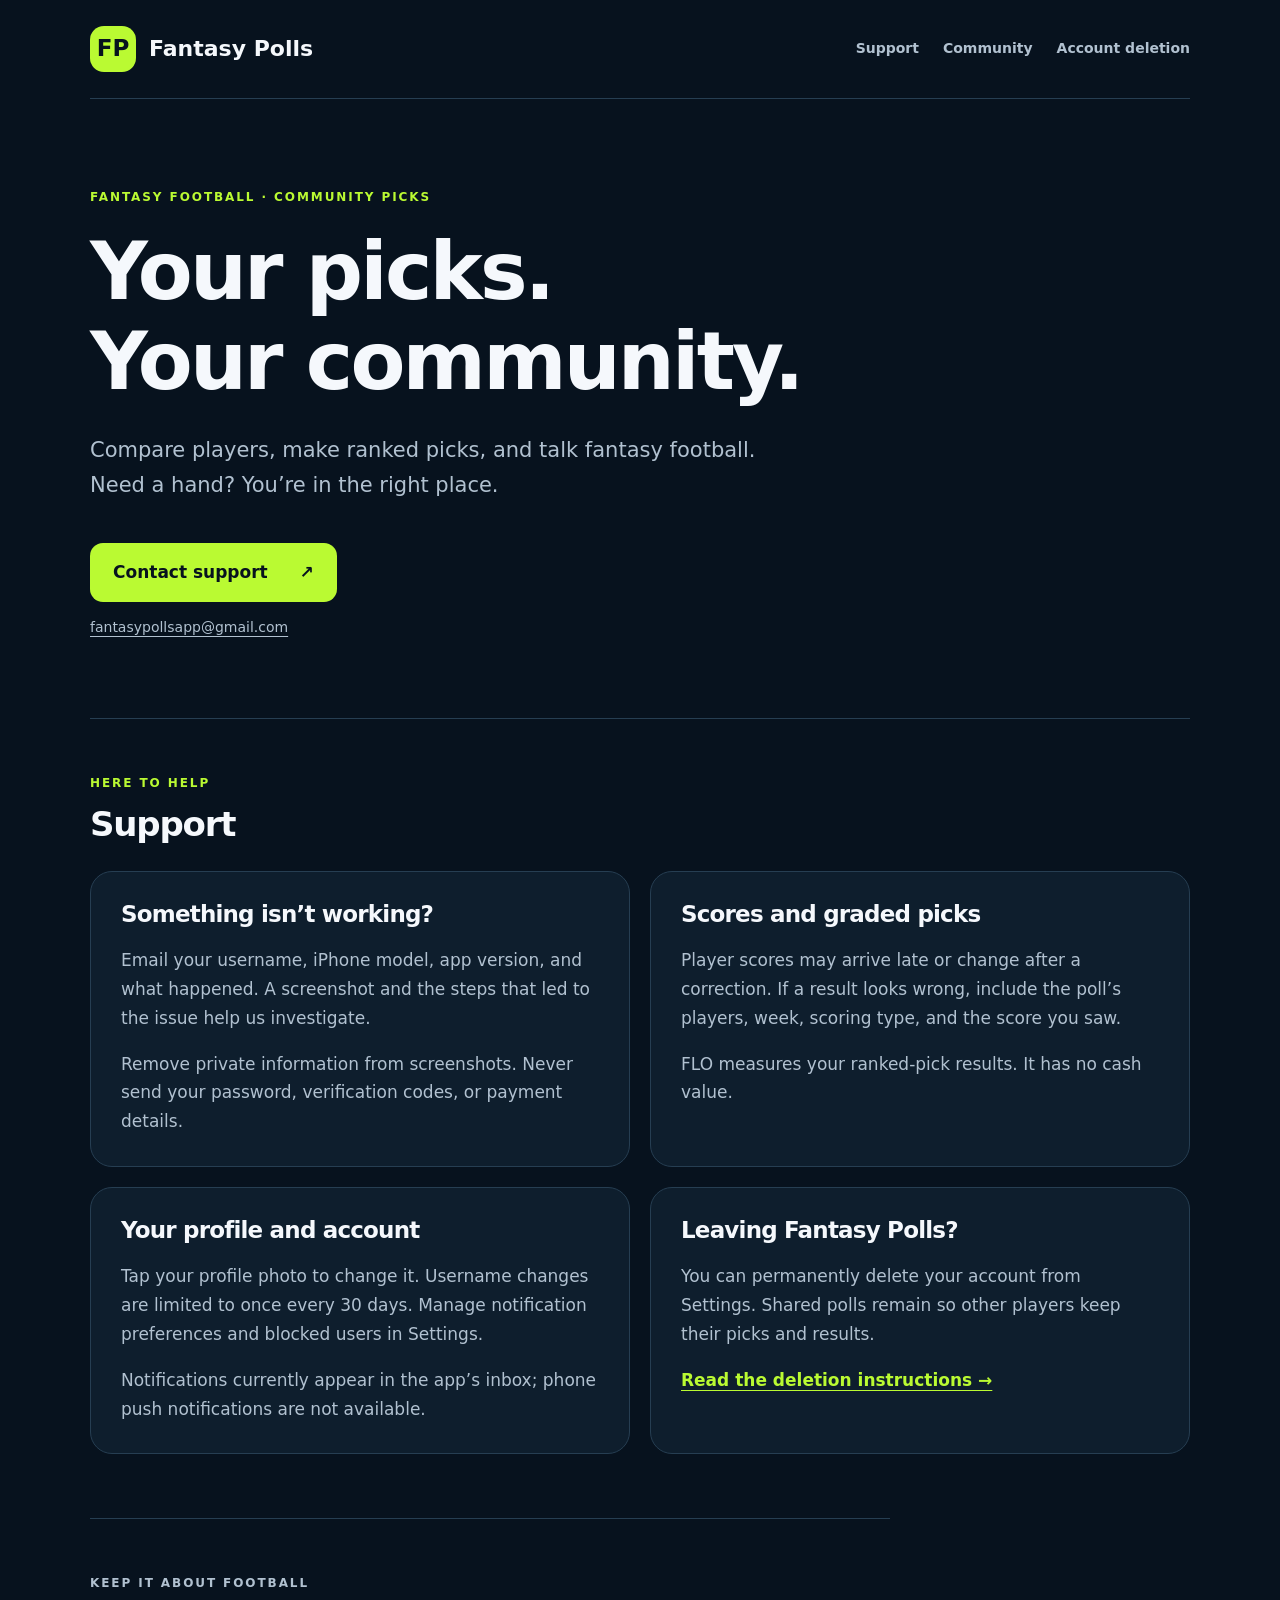
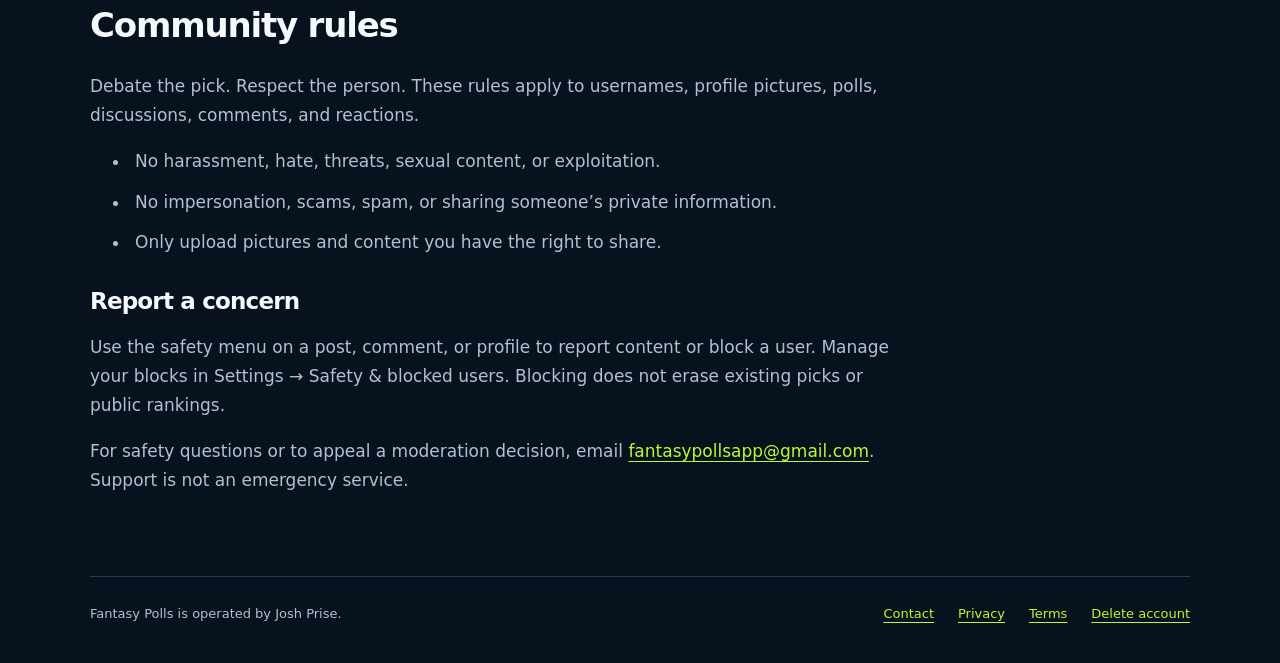
<file: index.html>
<!doctype html>
<html lang="en">
<head>
  <meta charset="utf-8">
  <meta name="viewport" content="width=device-width, initial-scale=1">
  <meta name="description" content="Get help with Fantasy Polls, learn the community rules, or find out how to delete your account.">
  <meta name="theme-color" content="#07121e">
  <title>Fantasy Polls — Support</title>
  <link rel="stylesheet" href="styles.css">
</head>
<body>
  <a class="skip" href="#main">Skip to content</a>
  <header class="site-header">
    <a class="brand" href="index.html"><span class="mark" aria-hidden="true">FP</span>Fantasy Polls</a>
    <nav aria-label="Main navigation"><a href="#support">Support</a><a href="#community">Community</a><a href="delete-account.html">Account deletion</a></nav>
  </header>
  <main id="main">
    <section class="hero">
      <p class="eyebrow">FANTASY FOOTBALL · COMMUNITY PICKS</p>
      <h1>Your picks.<br>Your community.</h1>
      <p class="lead">Compare players, make ranked picks, and talk fantasy football. Need a hand? You’re in the right place.</p>
      <a class="button" href="mailto:fantasypollsapp@gmail.com?subject=Fantasy%20Polls%20support">Contact support <span aria-hidden="true">↗</span></a>
      <p class="email"><a href="mailto:fantasypollsapp@gmail.com">fantasypollsapp@gmail.com</a></p>
    </section>
    <section id="support" class="section">
      <p class="eyebrow">HERE TO HELP</p><h2>Support</h2>
      <div class="grid">
        <article class="card"><h3>Something isn’t working?</h3><p>Email your username, iPhone model, app version, and what happened. A screenshot and the steps that led to the issue help us investigate.</p><p>Remove private information from screenshots. Never send your password, verification codes, or payment details.</p></article>
        <article class="card"><h3>Scores and graded picks</h3><p>Player scores may arrive late or change after a correction. If a result looks wrong, include the poll’s players, week, scoring type, and the score you saw.</p><p>FLO measures your ranked-pick results. It has no cash value.</p></article>
        <article class="card"><h3>Your profile and account</h3><p>Tap your profile photo to change it. Username changes are limited to once every 30 days. Manage notification preferences and blocked users in Settings.</p><p>Notifications currently appear in the app’s inbox; phone push notifications are not available.</p></article>
        <article class="card"><h3>Leaving Fantasy Polls?</h3><p>You can permanently delete your account from Settings. Shared polls remain so other players keep their picks and results.</p><a class="text-link" href="delete-account.html">Read the deletion instructions →</a></article>
      </div>
    </section>
    <section id="community" class="section community">
      <p class="eyebrow">KEEP IT ABOUT FOOTBALL</p><h2>Community rules</h2>
      <p>Debate the pick. Respect the person. These rules apply to usernames, profile pictures, polls, discussions, comments, and reactions.</p>
      <ul><li>No harassment, hate, threats, sexual content, or exploitation.</li><li>No impersonation, scams, spam, or sharing someone’s private information.</li><li>Only upload pictures and content you have the right to share.</li></ul>
      <h3>Report a concern</h3><p>Use the safety menu on a post, comment, or profile to report content or block a user. Manage your blocks in Settings → Safety &amp; blocked users. Blocking does not erase existing picks or public rankings.</p>
      <p>For safety questions or to appeal a moderation decision, email <a href="mailto:fantasypollsapp@gmail.com?subject=Fantasy%20Polls%20safety">fantasypollsapp@gmail.com</a>. Support is not an emergency service.</p>
    </section>
  </main>
  <footer><p>Fantasy Polls is operated by Josh Prise.</p><a href="mailto:fantasypollsapp@gmail.com">Contact</a><a href="privacy.html">Privacy</a><a href="terms.html">Terms</a><a href="delete-account.html">Delete account</a></footer>
</body>
</html>
</file>
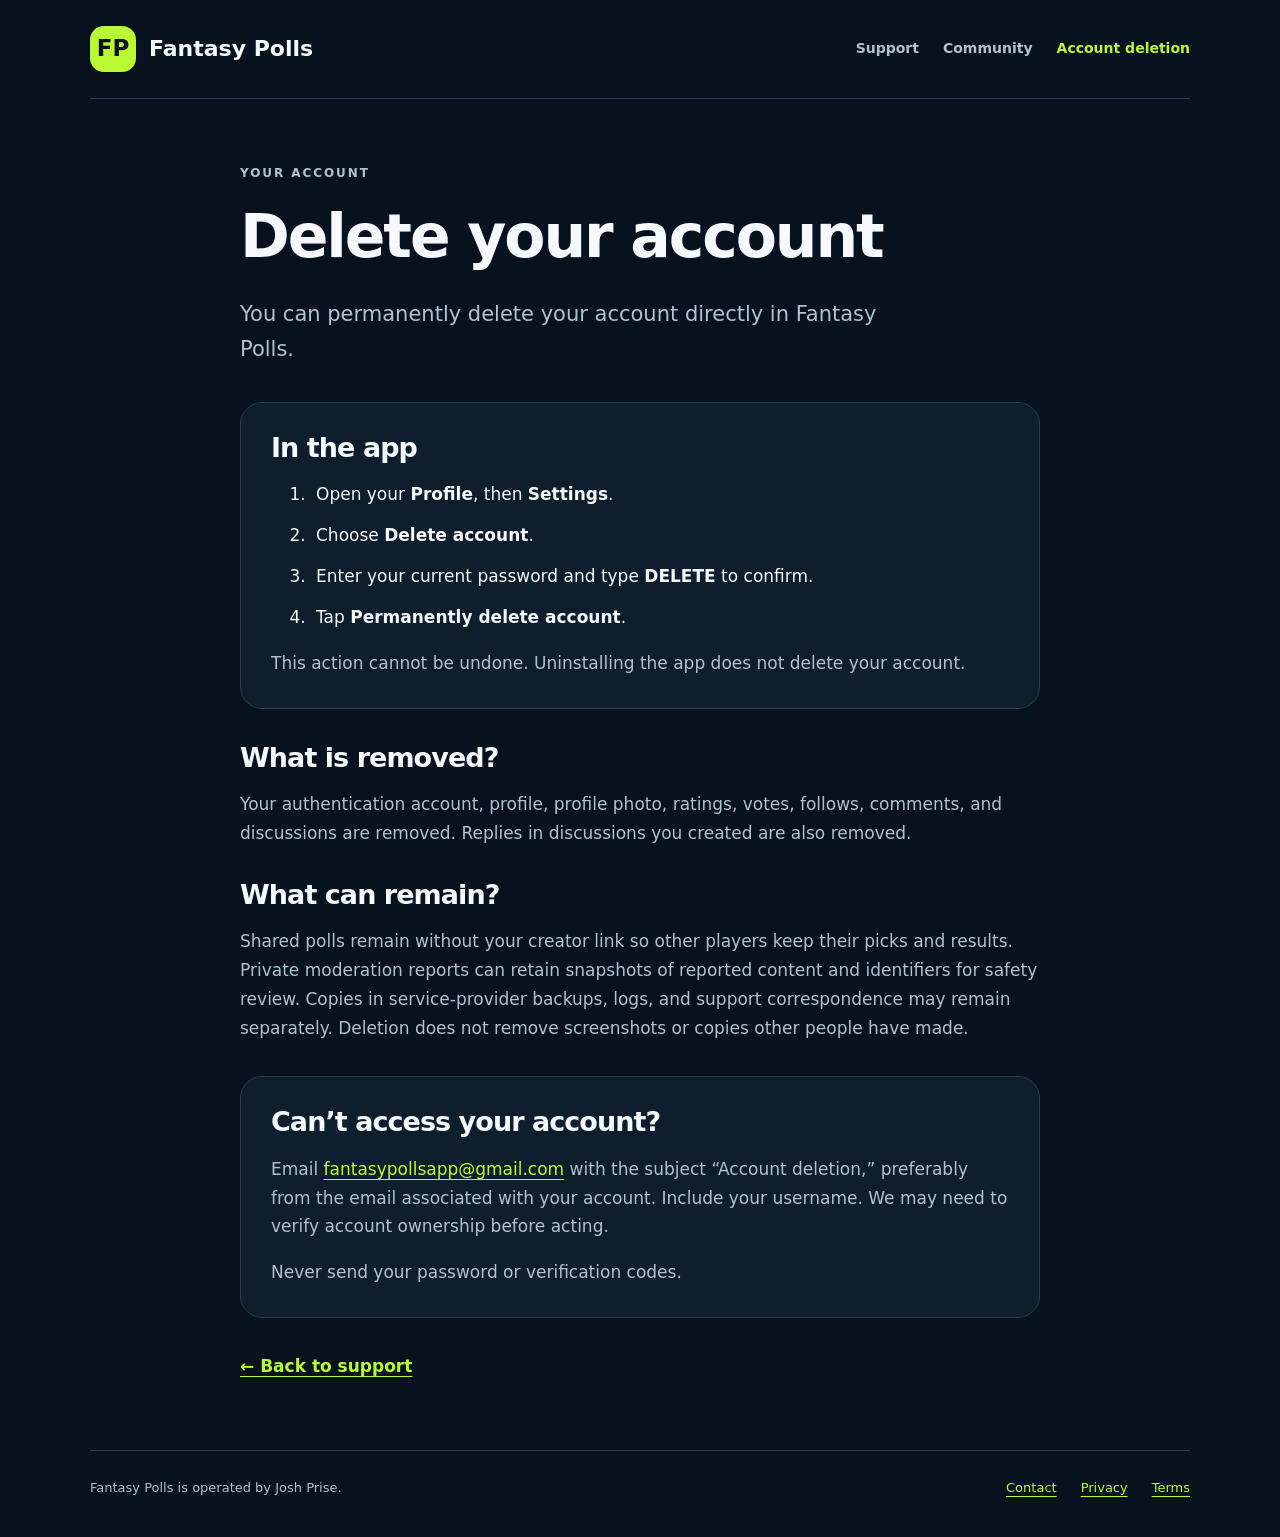
<file: delete-account.html>
<!doctype html>
<html lang="en">
<head>
  <meta charset="utf-8">
  <meta name="viewport" content="width=device-width, initial-scale=1">
  <meta name="description" content="How to permanently delete your Fantasy Polls account and what happens to your information.">
  <meta name="theme-color" content="#07121e">
  <title>Delete your account — Fantasy Polls</title>
  <link rel="stylesheet" href="styles.css">
</head>
<body>
  <a class="skip" href="#main">Skip to content</a>
  <header class="site-header"><a class="brand" href="index.html"><span class="mark" aria-hidden="true">FP</span>Fantasy Polls</a><nav aria-label="Main navigation"><a href="index.html#support">Support</a><a href="index.html#community">Community</a><a href="delete-account.html" aria-current="page">Account deletion</a></nav></header>
  <main id="main" class="document">
    <p class="eyebrow">YOUR ACCOUNT</p><h1>Delete your account</h1>
    <p class="lead">You can permanently delete your account directly in Fantasy Polls.</p>
    <section class="card"><h2>In the app</h2><ol><li>Open your <strong>Profile</strong>, then <strong>Settings</strong>.</li><li>Choose <strong>Delete account</strong>.</li><li>Enter your current password and type <strong>DELETE</strong> to confirm.</li><li>Tap <strong>Permanently delete account</strong>.</li></ol><p>This action cannot be undone. Uninstalling the app does not delete your account.</p></section>
    <section><h2>What is removed?</h2><p>Your authentication account, profile, profile photo, ratings, votes, follows, comments, and discussions are removed. Replies in discussions you created are also removed.</p><h2>What can remain?</h2><p>Shared polls remain without your creator link so other players keep their picks and results. Private moderation reports can retain snapshots of reported content and identifiers for safety review. Copies in service-provider backups, logs, and support correspondence may remain separately. Deletion does not remove screenshots or copies other people have made.</p></section>
    <section class="card"><h2>Can’t access your account?</h2><p>Email <a href="mailto:fantasypollsapp@gmail.com?subject=Fantasy%20Polls%20account%20deletion">fantasypollsapp@gmail.com</a> with the subject “Account deletion,” preferably from the email associated with your account. Include your username. We may need to verify account ownership before acting.</p><p>Never send your password or verification codes.</p></section>
    <p><a class="text-link" href="index.html">← Back to support</a></p>
  </main>
  <footer><p>Fantasy Polls is operated by Josh Prise.</p><a href="mailto:fantasypollsapp@gmail.com">Contact</a><a href="privacy.html">Privacy</a><a href="terms.html">Terms</a></footer>
</body>
</html>
</file>
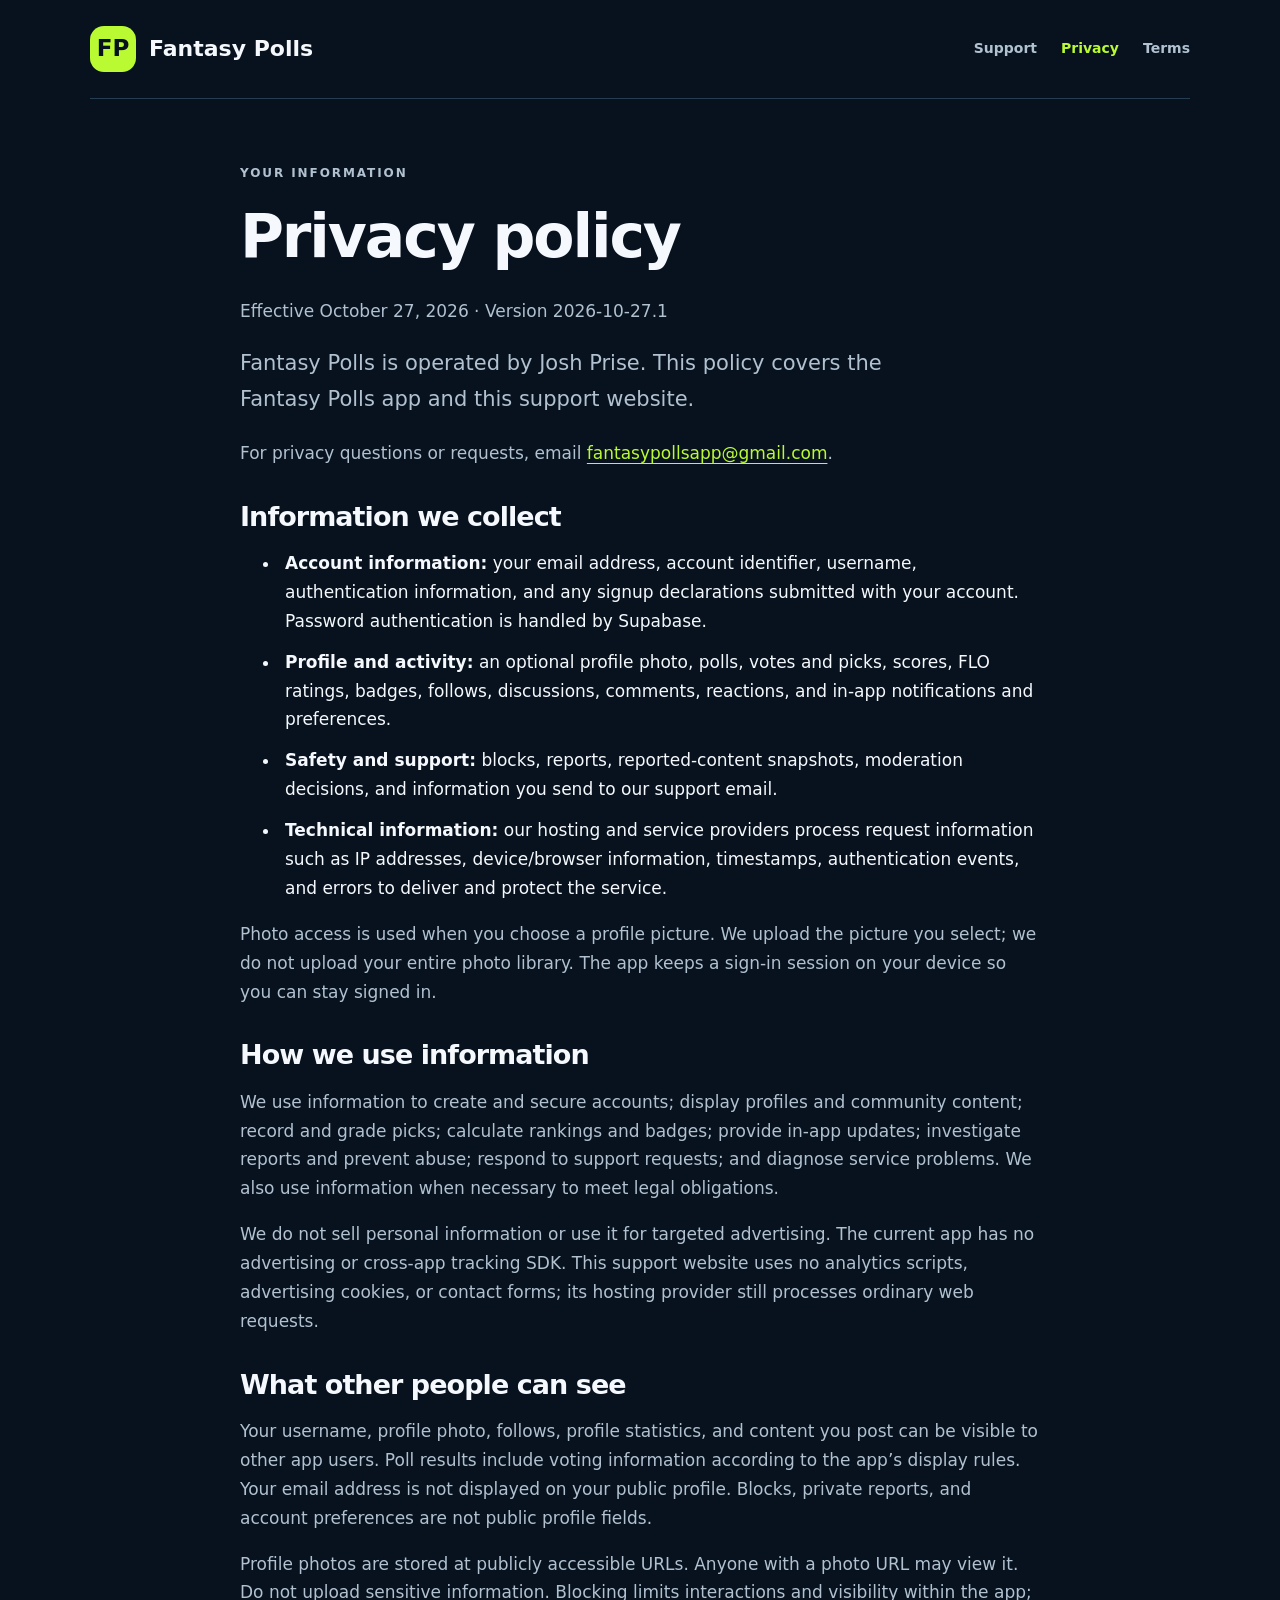
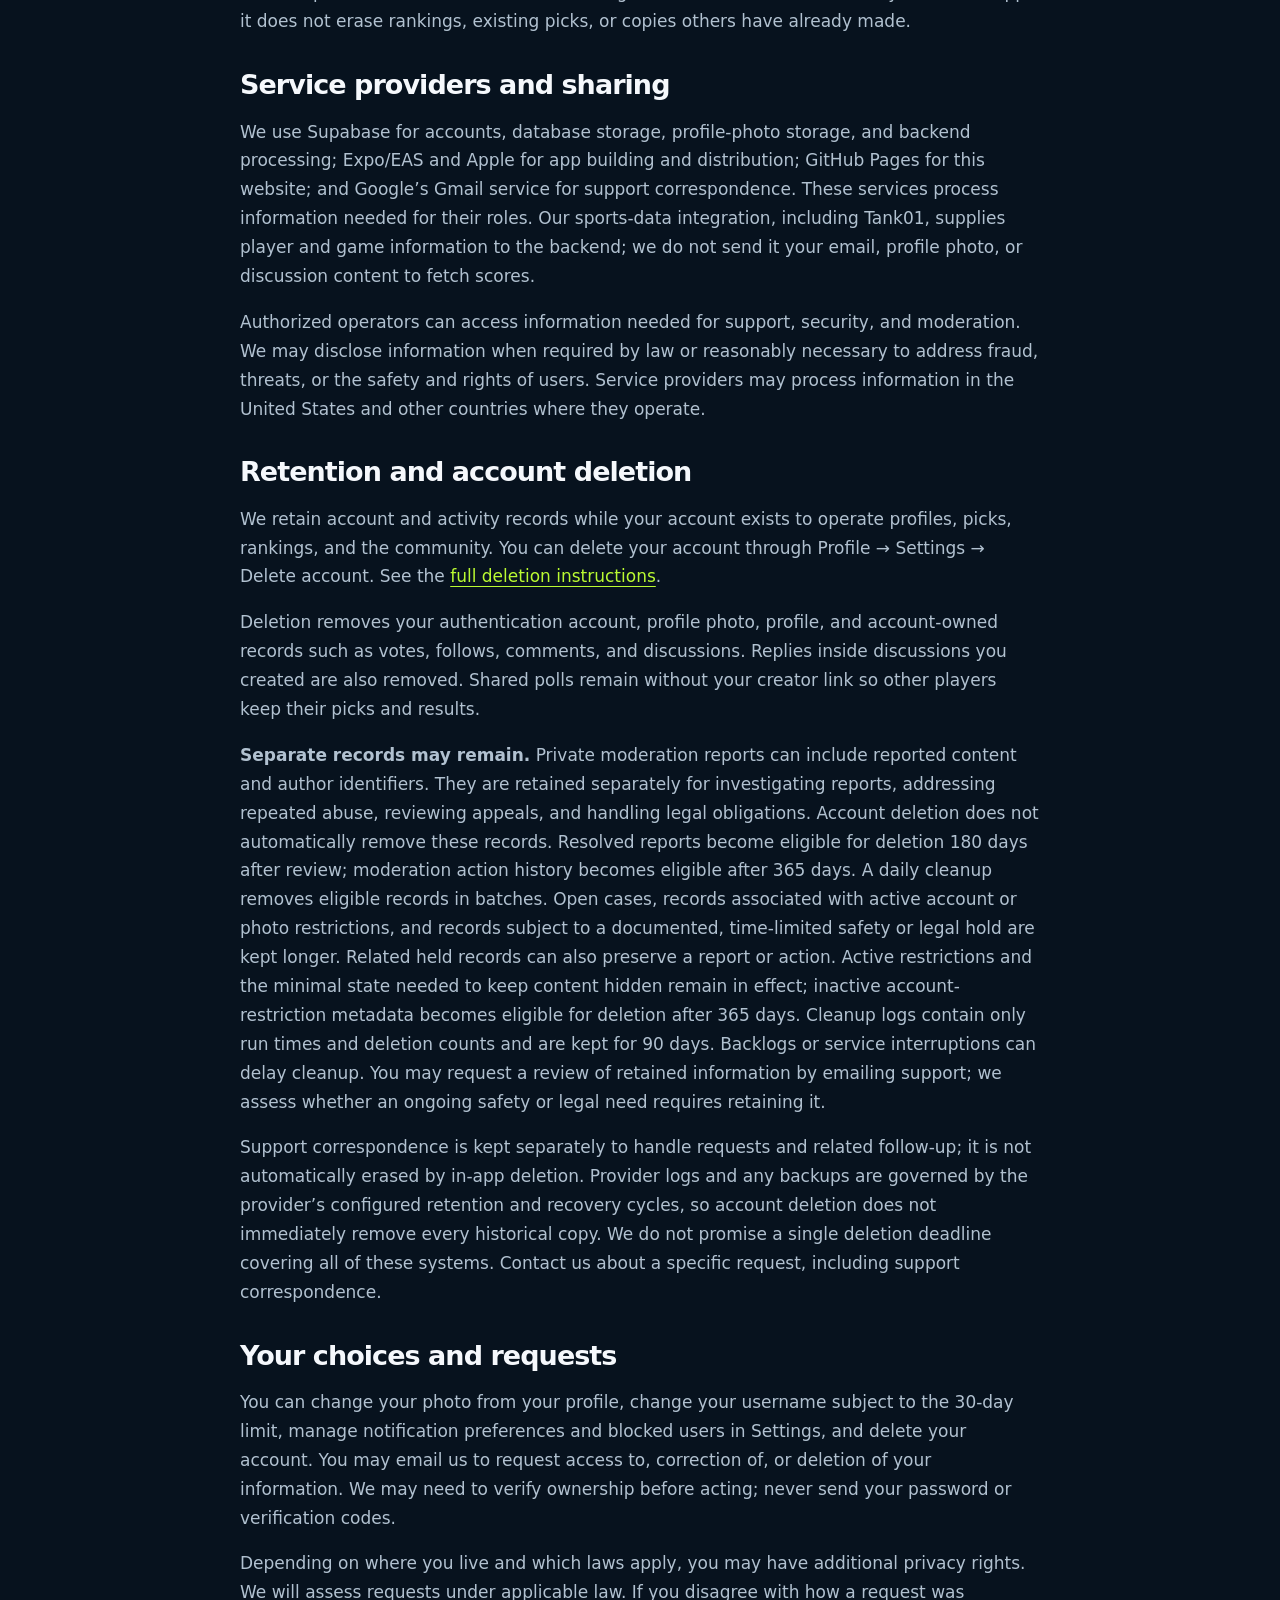
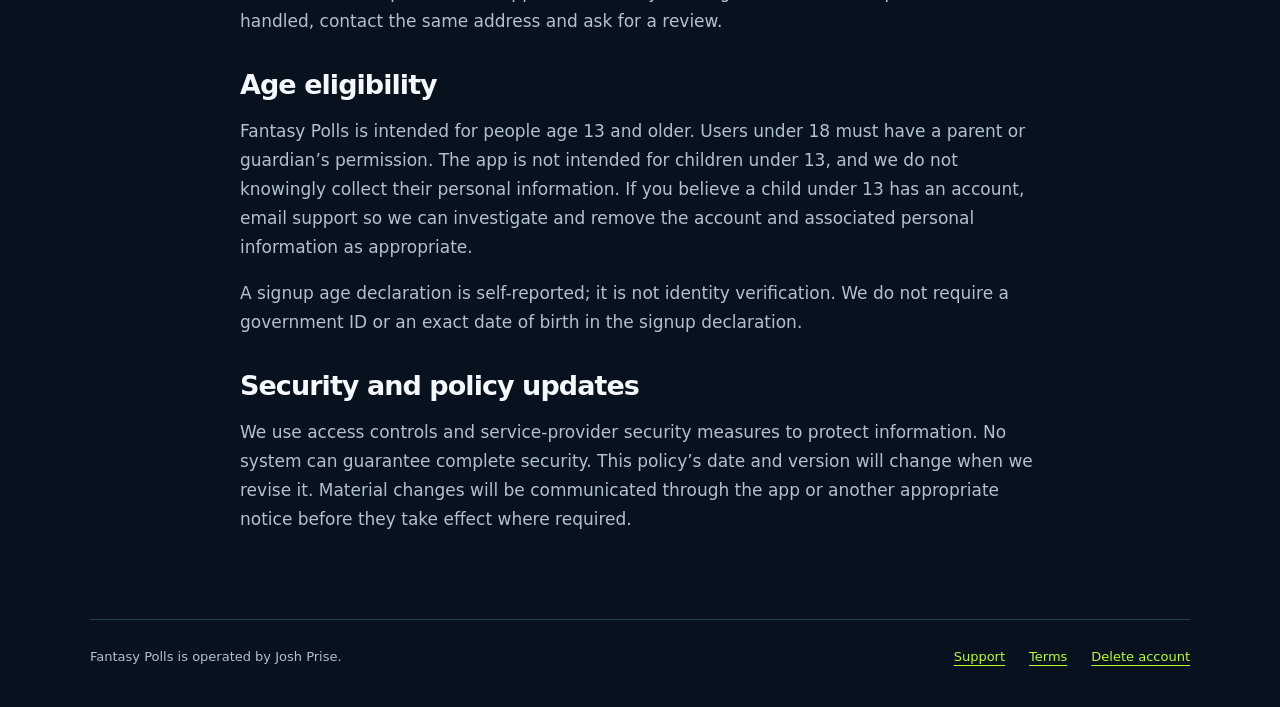
<file: privacy.html>
<!doctype html>
<html lang="en">
<head><meta charset="utf-8"><meta name="viewport" content="width=device-width, initial-scale=1"><meta name="description" content="How Fantasy Polls uses account information, community content, and service data, and your choices about that information."><meta name="theme-color" content="#07121e"><title>Privacy policy — Fantasy Polls</title><link rel="stylesheet" href="styles.css"></head>
<body>
<a class="skip" href="#main">Skip to content</a>
<header class="site-header"><a class="brand" href="index.html"><span class="mark" aria-hidden="true">FP</span>Fantasy Polls</a><nav aria-label="Main navigation"><a href="index.html#support">Support</a><a href="privacy.html" aria-current="page">Privacy</a><a href="terms.html">Terms</a></nav></header>
<main id="main" class="document">
<p class="eyebrow">YOUR INFORMATION</p><h1>Privacy policy</h1><p>Effective October 27, 2026 · Version 2026-10-27.1</p>
<p class="lead">Fantasy Polls is operated by Josh Prise. This policy covers the Fantasy Polls app and this support website.</p>
<p>For privacy questions or requests, email <a href="mailto:fantasypollsapp@gmail.com?subject=Fantasy%20Polls%20privacy">fantasypollsapp@gmail.com</a>.</p>
<section><h2>Information we collect</h2><ul>
<li><strong>Account information:</strong> your email address, account identifier, username, authentication information, and any signup declarations submitted with your account. Password authentication is handled by Supabase.</li>
<li><strong>Profile and activity:</strong> an optional profile photo, polls, votes and picks, scores, FLO ratings, badges, follows, discussions, comments, reactions, and in-app notifications and preferences.</li>
<li><strong>Safety and support:</strong> blocks, reports, reported-content snapshots, moderation decisions, and information you send to our support email.</li>
<li><strong>Technical information:</strong> our hosting and service providers process request information such as IP addresses, device/browser information, timestamps, authentication events, and errors to deliver and protect the service.</li>
</ul><p>Photo access is used when you choose a profile picture. We upload the picture you select; we do not upload your entire photo library. The app keeps a sign-in session on your device so you can stay signed in.</p></section>
<section><h2>How we use information</h2><p>We use information to create and secure accounts; display profiles and community content; record and grade picks; calculate rankings and badges; provide in-app updates; investigate reports and prevent abuse; respond to support requests; and diagnose service problems. We also use information when necessary to meet legal obligations.</p><p>We do not sell personal information or use it for targeted advertising. The current app has no advertising or cross-app tracking SDK. This support website uses no analytics scripts, advertising cookies, or contact forms; its hosting provider still processes ordinary web requests.</p></section>
<section><h2>What other people can see</h2><p>Your username, profile photo, follows, profile statistics, and content you post can be visible to other app users. Poll results include voting information according to the app’s display rules. Your email address is not displayed on your public profile. Blocks, private reports, and account preferences are not public profile fields.</p><p>Profile photos are stored at publicly accessible URLs. Anyone with a photo URL may view it. Do not upload sensitive information. Blocking limits interactions and visibility within the app; it does not erase rankings, existing picks, or copies others have already made.</p></section>
<section><h2>Service providers and sharing</h2><p>We use Supabase for accounts, database storage, profile-photo storage, and backend processing; Expo/EAS and Apple for app building and distribution; GitHub Pages for this website; and Google’s Gmail service for support correspondence. These services process information needed for their roles. Our sports-data integration, including Tank01, supplies player and game information to the backend; we do not send it your email, profile photo, or discussion content to fetch scores.</p><p>Authorized operators can access information needed for support, security, and moderation. We may disclose information when required by law or reasonably necessary to address fraud, threats, or the safety and rights of users. Service providers may process information in the United States and other countries where they operate.</p></section>
<section><h2>Retention and account deletion</h2><p>We retain account and activity records while your account exists to operate profiles, picks, rankings, and the community. You can delete your account through Profile → Settings → Delete account. See the <a href="delete-account.html">full deletion instructions</a>.</p><p>Deletion removes your authentication account, profile photo, profile, and account-owned records such as votes, follows, comments, and discussions. Replies inside discussions you created are also removed. Shared polls remain without your creator link so other players keep their picks and results.</p><p><strong>Separate records may remain.</strong> Private moderation reports can include reported content and author identifiers. They are retained separately for investigating reports, addressing repeated abuse, reviewing appeals, and handling legal obligations. Account deletion does not automatically remove these records. Resolved reports become eligible for deletion 180 days after review; moderation action history becomes eligible after 365 days. A daily cleanup removes eligible records in batches. Open cases, records associated with active account or photo restrictions, and records subject to a documented, time-limited safety or legal hold are kept longer. Related held records can also preserve a report or action. Active restrictions and the minimal state needed to keep content hidden remain in effect; inactive account-restriction metadata becomes eligible for deletion after 365 days. Cleanup logs contain only run times and deletion counts and are kept for 90 days. Backlogs or service interruptions can delay cleanup. You may request a review of retained information by emailing support; we assess whether an ongoing safety or legal need requires retaining it.</p><p>Support correspondence is kept separately to handle requests and related follow-up; it is not automatically erased by in-app deletion. Provider logs and any backups are governed by the provider’s configured retention and recovery cycles, so account deletion does not immediately remove every historical copy. We do not promise a single deletion deadline covering all of these systems. Contact us about a specific request, including support correspondence.</p></section>
<section><h2>Your choices and requests</h2><p>You can change your photo from your profile, change your username subject to the 30-day limit, manage notification preferences and blocked users in Settings, and delete your account. You may email us to request access to, correction of, or deletion of your information. We may need to verify ownership before acting; never send your password or verification codes.</p><p>Depending on where you live and which laws apply, you may have additional privacy rights. We will assess requests under applicable law. If you disagree with how a request was handled, contact the same address and ask for a review.</p></section>
<section><h2>Age eligibility</h2><p>Fantasy Polls is intended for people age 13 and older. Users under 18 must have a parent or guardian’s permission. The app is not intended for children under 13, and we do not knowingly collect their personal information. If you believe a child under 13 has an account, email support so we can investigate and remove the account and associated personal information as appropriate.</p><p>A signup age declaration is self-reported; it is not identity verification. We do not require a government ID or an exact date of birth in the signup declaration.</p></section>
<section><h2>Security and policy updates</h2><p>We use access controls and service-provider security measures to protect information. No system can guarantee complete security. This policy’s date and version will change when we revise it. Material changes will be communicated through the app or another appropriate notice before they take effect where required.</p></section>
</main><footer><p>Fantasy Polls is operated by Josh Prise.</p><a href="index.html">Support</a><a href="terms.html">Terms</a><a href="delete-account.html">Delete account</a></footer>
</body></html>
</file>
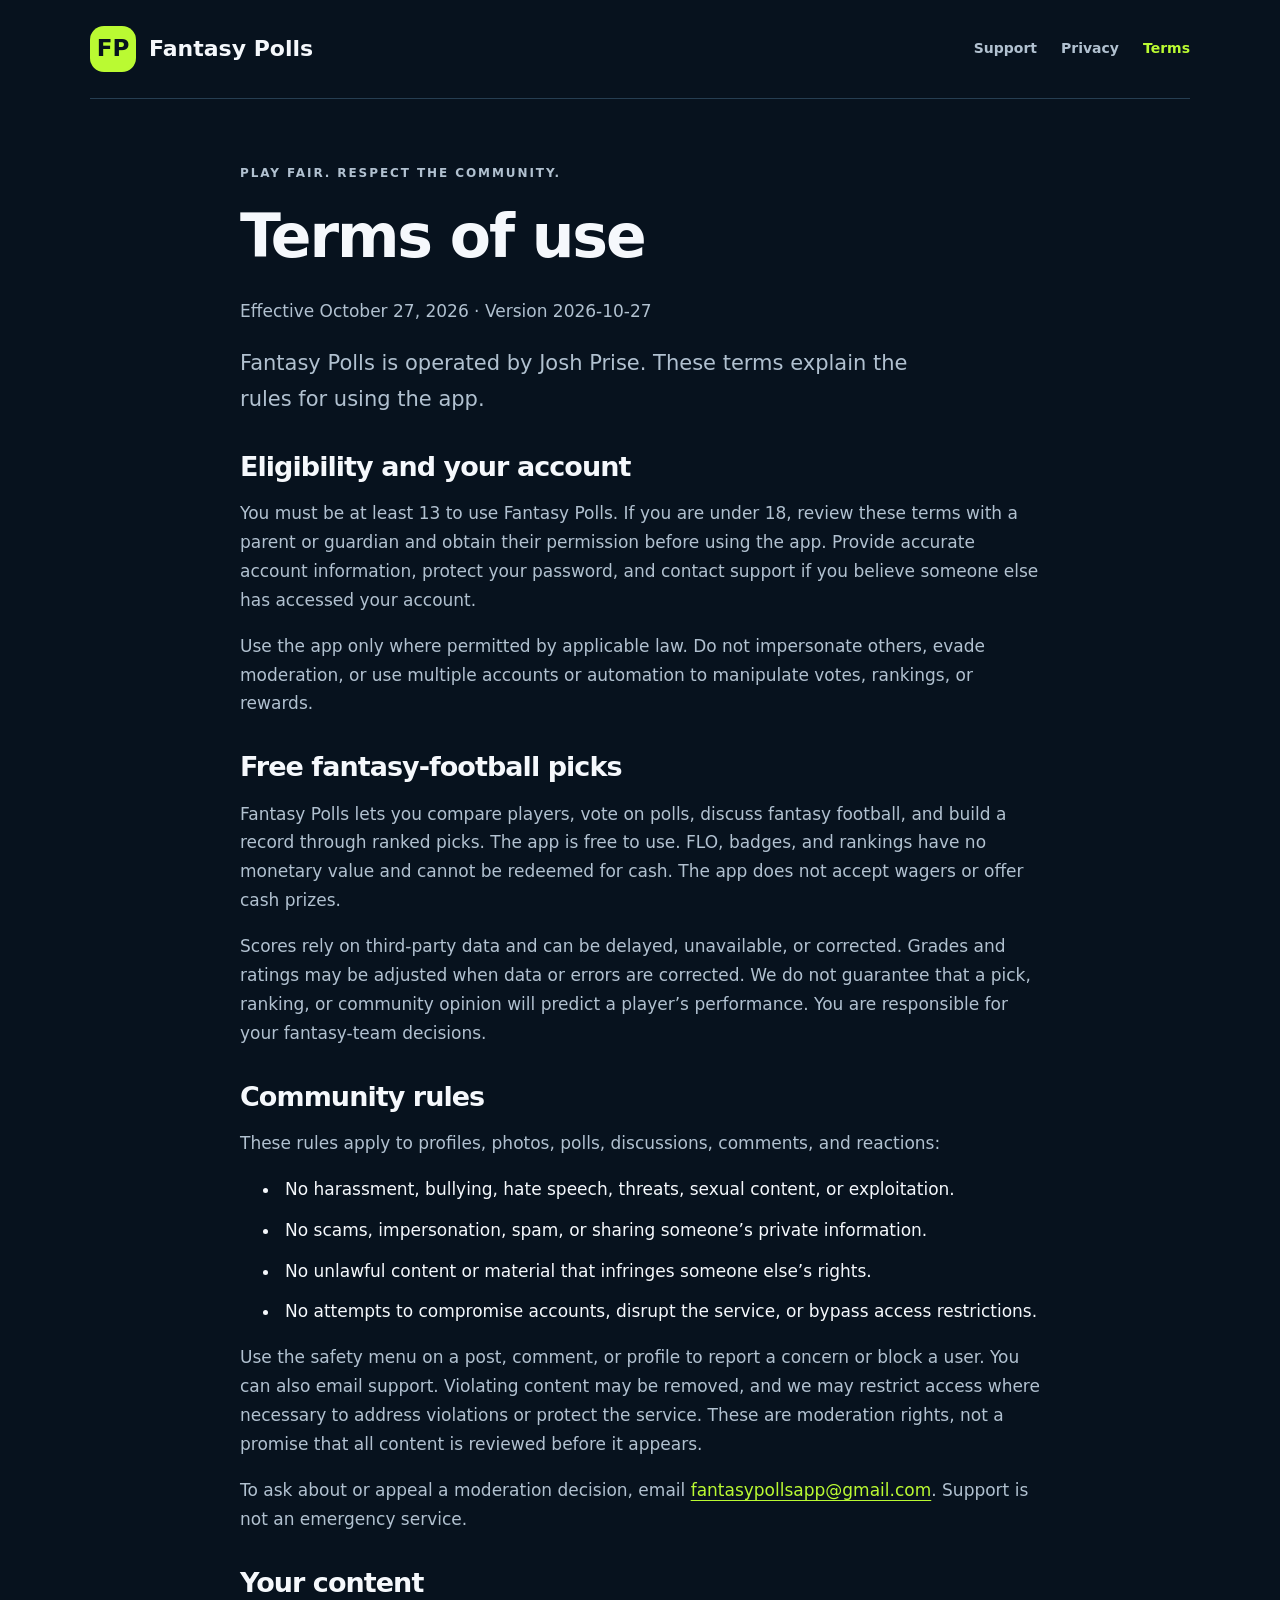
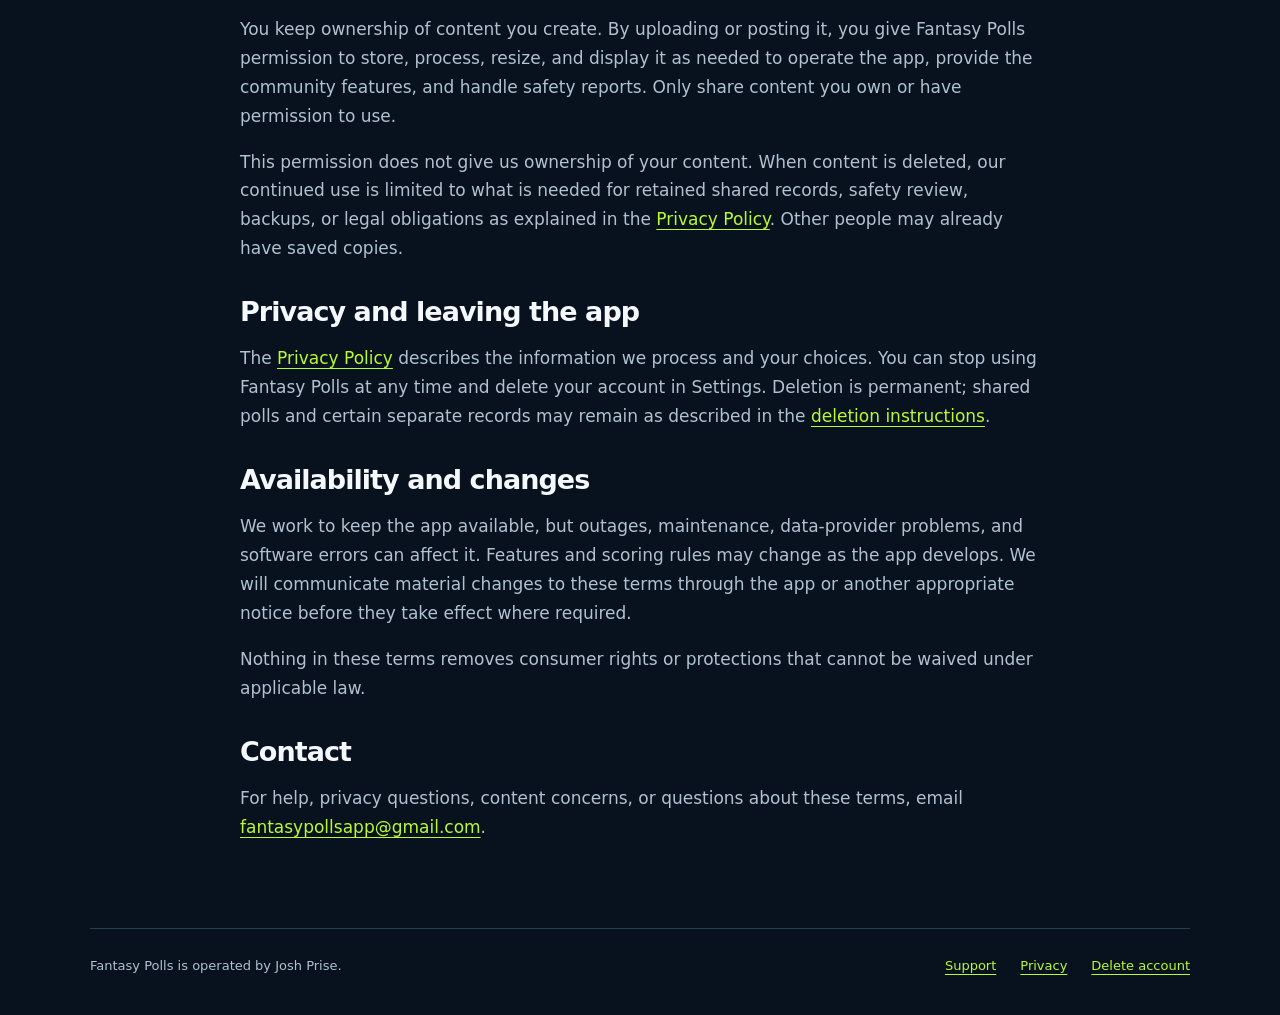
<file: terms.html>
<!doctype html>
<html lang="en">
<head><meta charset="utf-8"><meta name="viewport" content="width=device-width, initial-scale=1"><meta name="description" content="Account eligibility, community rules, and terms for using Fantasy Polls."><meta name="theme-color" content="#07121e"><title>Terms of use — Fantasy Polls</title><link rel="stylesheet" href="styles.css"></head>
<body>
<a class="skip" href="#main">Skip to content</a>
<header class="site-header"><a class="brand" href="index.html"><span class="mark" aria-hidden="true">FP</span>Fantasy Polls</a><nav aria-label="Main navigation"><a href="index.html#support">Support</a><a href="privacy.html">Privacy</a><a href="terms.html" aria-current="page">Terms</a></nav></header>
<main id="main" class="document">
<p class="eyebrow">PLAY FAIR. RESPECT THE COMMUNITY.</p><h1>Terms of use</h1><p>Effective October 27, 2026 · Version 2026-10-27</p>
<p class="lead">Fantasy Polls is operated by Josh Prise. These terms explain the rules for using the app.</p>
<section><h2>Eligibility and your account</h2><p>You must be at least 13 to use Fantasy Polls. If you are under 18, review these terms with a parent or guardian and obtain their permission before using the app. Provide accurate account information, protect your password, and contact support if you believe someone else has accessed your account.</p><p>Use the app only where permitted by applicable law. Do not impersonate others, evade moderation, or use multiple accounts or automation to manipulate votes, rankings, or rewards.</p></section>
<section><h2>Free fantasy-football picks</h2><p>Fantasy Polls lets you compare players, vote on polls, discuss fantasy football, and build a record through ranked picks. The app is free to use. FLO, badges, and rankings have no monetary value and cannot be redeemed for cash. The app does not accept wagers or offer cash prizes.</p><p>Scores rely on third-party data and can be delayed, unavailable, or corrected. Grades and ratings may be adjusted when data or errors are corrected. We do not guarantee that a pick, ranking, or community opinion will predict a player’s performance. You are responsible for your fantasy-team decisions.</p></section>
<section><h2>Community rules</h2><p>These rules apply to profiles, photos, polls, discussions, comments, and reactions:</p><ul><li>No harassment, bullying, hate speech, threats, sexual content, or exploitation.</li><li>No scams, impersonation, spam, or sharing someone’s private information.</li><li>No unlawful content or material that infringes someone else’s rights.</li><li>No attempts to compromise accounts, disrupt the service, or bypass access restrictions.</li></ul><p>Use the safety menu on a post, comment, or profile to report a concern or block a user. You can also email support. Violating content may be removed, and we may restrict access where necessary to address violations or protect the service. These are moderation rights, not a promise that all content is reviewed before it appears.</p><p>To ask about or appeal a moderation decision, email <a href="mailto:fantasypollsapp@gmail.com?subject=Fantasy%20Polls%20moderation%20appeal">fantasypollsapp@gmail.com</a>. Support is not an emergency service.</p></section>
<section><h2>Your content</h2><p>You keep ownership of content you create. By uploading or posting it, you give Fantasy Polls permission to store, process, resize, and display it as needed to operate the app, provide the community features, and handle safety reports. Only share content you own or have permission to use.</p><p>This permission does not give us ownership of your content. When content is deleted, our continued use is limited to what is needed for retained shared records, safety review, backups, or legal obligations as explained in the <a href="privacy.html">Privacy Policy</a>. Other people may already have saved copies.</p></section>
<section><h2>Privacy and leaving the app</h2><p>The <a href="privacy.html">Privacy Policy</a> describes the information we process and your choices. You can stop using Fantasy Polls at any time and delete your account in Settings. Deletion is permanent; shared polls and certain separate records may remain as described in the <a href="delete-account.html">deletion instructions</a>.</p></section>
<section><h2>Availability and changes</h2><p>We work to keep the app available, but outages, maintenance, data-provider problems, and software errors can affect it. Features and scoring rules may change as the app develops. We will communicate material changes to these terms through the app or another appropriate notice before they take effect where required.</p><p>Nothing in these terms removes consumer rights or protections that cannot be waived under applicable law.</p></section>
<section><h2>Contact</h2><p>For help, privacy questions, content concerns, or questions about these terms, email <a href="mailto:fantasypollsapp@gmail.com">fantasypollsapp@gmail.com</a>.</p></section>
</main><footer><p>Fantasy Polls is operated by Josh Prise.</p><a href="index.html">Support</a><a href="privacy.html">Privacy</a><a href="delete-account.html">Delete account</a></footer>
</body></html>
</file>
<file: styles.css>
:root{color-scheme:dark;--bg:#07121e;--panel:#0e1e2d;--line:#263e52;--text:#f5f8fc;--muted:#b1c1d0;--lime:#bafa32}
*{box-sizing:border-box}html{scroll-behavior:smooth;scroll-padding-top:24px}body{margin:0;background:var(--bg);color:var(--text);font-family:system-ui,-apple-system,BlinkMacSystemFont,"Segoe UI",sans-serif;font-size:17px;line-height:1.7}a{color:var(--lime);text-underline-offset:4px}a:focus-visible{outline:3px solid var(--lime);outline-offset:6px}.skip{position:absolute;left:16px;top:-90px;padding:10px;background:var(--bg);z-index:2}.skip:focus{top:12px}.site-header,main,footer{width:min(1100px,calc(100% - 48px));margin-inline:auto}.site-header{display:flex;align-items:center;justify-content:space-between;gap:28px;padding-block:26px;border-bottom:1px solid var(--line)}.brand{display:flex;align-items:center;gap:13px;font-size:22px;line-height:1.2;font-weight:900;text-decoration:none;color:var(--text)}.mark{display:grid;place-items:center;width:46px;height:46px;border-radius:14px;background:var(--lime);color:var(--bg);font-size:23px;flex-shrink:0}nav{display:flex;gap:24px;flex-wrap:wrap}nav a{color:var(--muted);font-size:14px;font-weight:700;text-decoration:none}nav a:hover,nav a[aria-current]{color:var(--lime)}.hero{padding:76px 0 64px;max-width:790px}.eyebrow{font-size:12px;font-weight:850;letter-spacing:.16em;color:var(--lime)}h1,h2,h3{line-height:1.12;letter-spacing:-.035em}h1{font-size:clamp(42px,7vw,80px);margin:20px 0 26px;font-weight:900}h2{font-size:34px;margin:12px 0 28px}h3{font-size:23px;margin:0 0 18px}.lead{font-size:21px;color:var(--muted);max-width:680px}.button{display:inline-flex;align-items:center;gap:32px;margin-top:18px;padding:15px 23px;border-radius:13px;background:var(--lime);color:var(--bg);font-weight:850;text-decoration:none}.email{font-size:14px;overflow-wrap:anywhere}.email a{color:var(--muted)}.section{padding:42px 0 64px;border-top:1px solid var(--line)}.grid{display:grid;grid-template-columns:repeat(2,minmax(0,1fr));gap:20px}.card{background:var(--panel);border:1px solid var(--line);border-radius:22px;padding:30px}.card p{color:var(--muted)}.card p:last-child{margin-bottom:0}.text-link{font-weight:750}.community{max-width:800px}.community p,.community li{color:var(--muted)}.community h3{margin-top:32px}li{padding-left:5px;margin-bottom:12px}footer{display:flex;align-items:center;gap:24px;flex-wrap:wrap;border-top:1px solid var(--line);padding:26px 0 38px;font-size:13px;color:var(--muted)}footer p{margin:0;margin-right:auto}.document{max-width:800px;padding:52px 0}.document h1{font-size:clamp(38px,6vw,60px)}.document section{margin-block:34px}.document section h2{font-size:27px;margin-top:32px;margin-bottom:16px}.document .card h2:first-child{margin-top:0}.document p{color:var(--muted)}.document a{overflow-wrap:anywhere}
@media(max-width:680px){.site-header,main,footer{width:calc(100% - 36px)}.site-header{align-items:flex-start;flex-direction:column;gap:20px}nav{gap:20px}.hero{padding:45px 0}.grid{grid-template-columns:1fr}.card{padding:24px}.lead{font-size:19px}.section{padding-bottom:42px}footer{gap:16px}.document{padding-top:36px}}
@media(prefers-reduced-motion:reduce){html{scroll-behavior:auto}}
</file>
